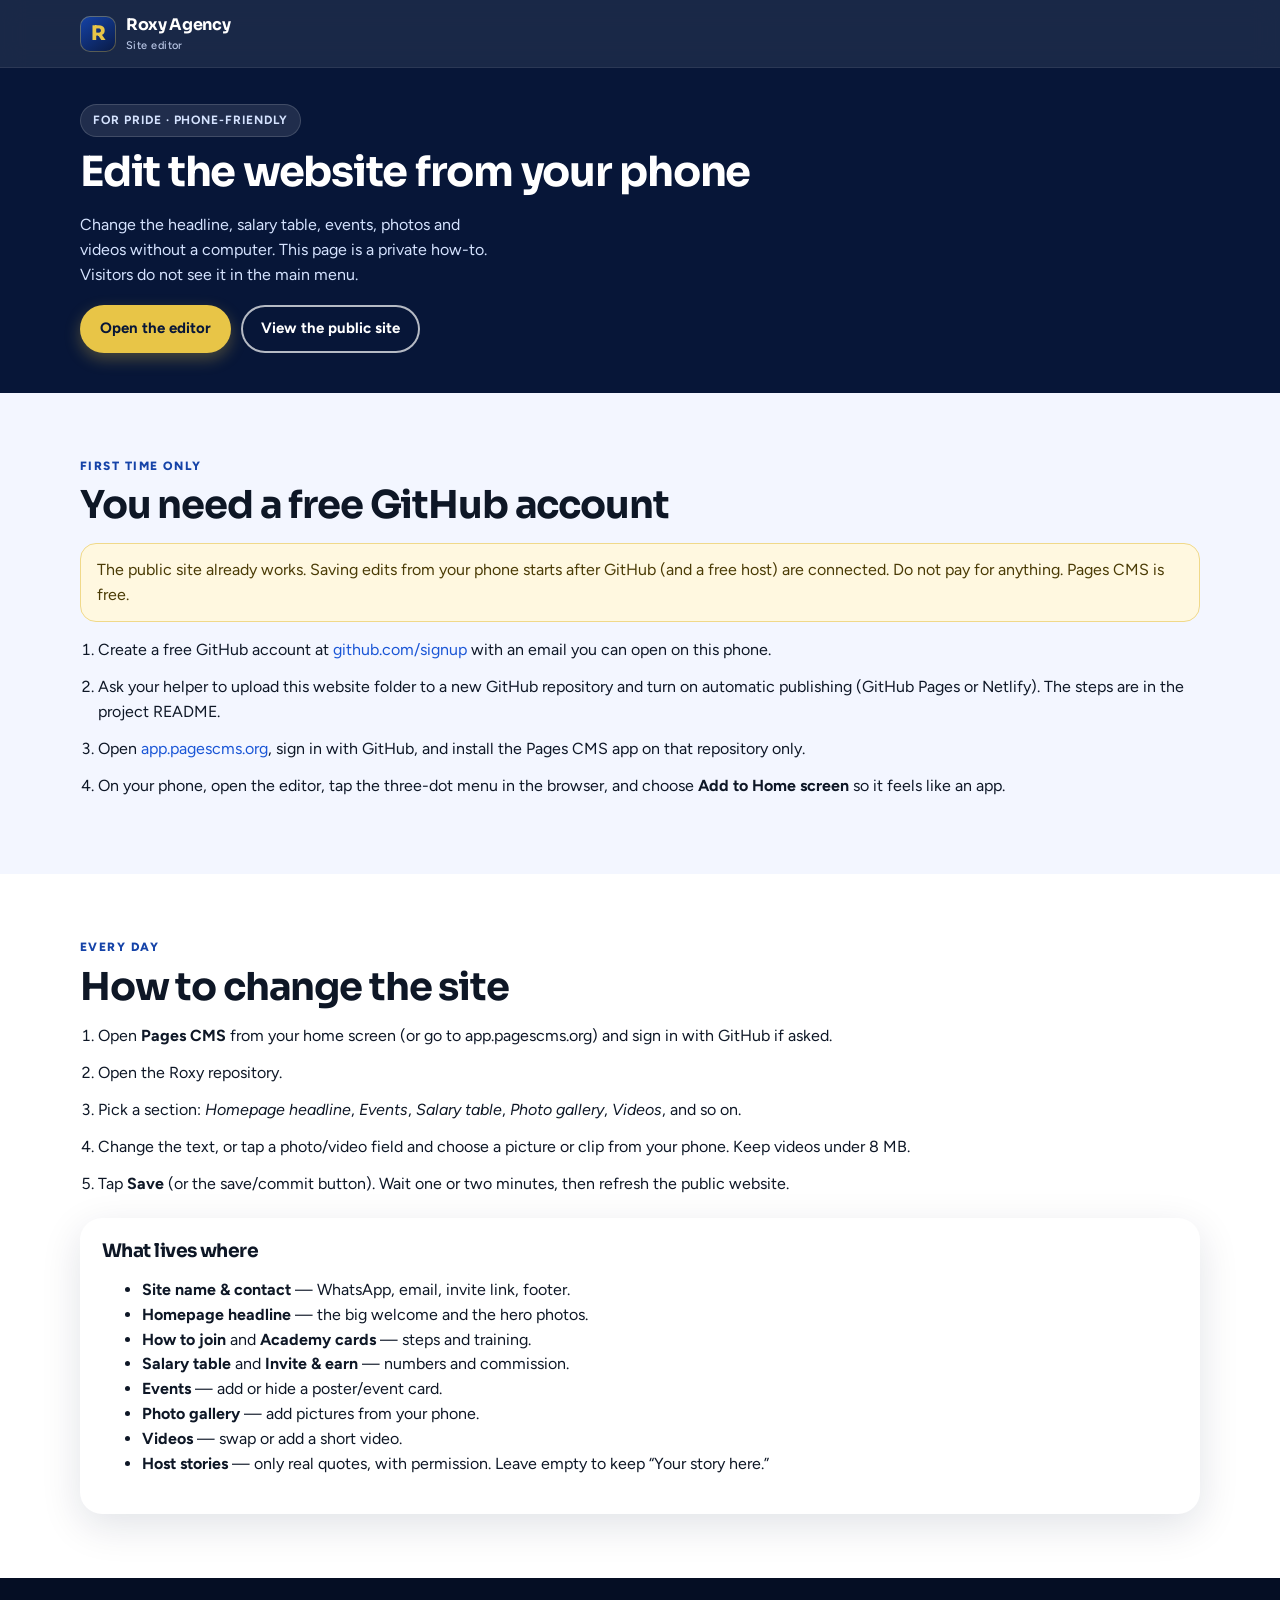
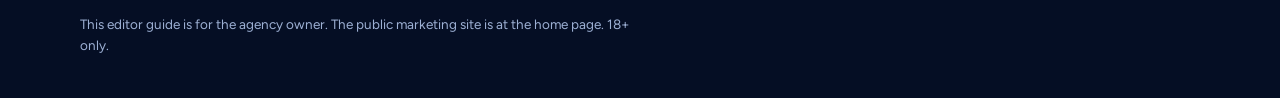
<file: edit/index.html>
<!DOCTYPE html>
<html lang="en">
<head>
  <meta charset="utf-8">
  <meta name="viewport" content="width=device-width, initial-scale=1, viewport-fit=cover">
  <title>Edit the Roxy Agency site</title>
  <meta name="robots" content="noindex, nofollow">
  <meta name="theme-color" content="#071638">
  <link rel="icon" type="image/png" sizes="32x32" href="../assets/img/favicon-32.png">
  <link rel="preconnect" href="https://fonts.googleapis.com">
  <link rel="preconnect" href="https://fonts.gstatic.com" crossorigin>
  <link href="https://fonts.googleapis.com/css2?family=Figtree:wght@400;500;600;700;800&family=Sora:wght@600;700;800&display=swap" rel="stylesheet">
  <link rel="stylesheet" href="../css/style.css">
  <style>
    body{background:var(--cream)}
    .edit-hero{background:var(--navy);color:#fff;padding:36px 0 40px}
    .edit-hero h1{font-size:clamp(1.8rem,6vw,2.6rem)}
    .edit-hero p{color:#d5e3ff;max-width:42ch}
    ol.how{padding-left:1.15em;margin:0}
    ol.how li{margin:0 0 12px}
    .soon{background:#fff8e0;border:1px solid #f0d98a;color:#4a3b05;border-radius:16px;padding:14px 16px}
    code,kbd{background:#eef2ff;border-radius:6px;padding:1px 6px;font-size:.92em}
    .btn-row{display:flex;flex-wrap:wrap;gap:10px;margin-top:18px}
  </style>
</head>
<body>
  <header class="header">
    <div class="wrap">
      <a class="logo" href="../"><span class="logo-mark">R</span><span>Roxy Agency<small>Site editor</small></span></a>
    </div>
  </header>
  <main>
    <section class="edit-hero">
      <div class="wrap">
        <p class="eyebrow">For Pride · phone-friendly</p>
        <h1>Edit the website from your phone</h1>
        <p>Change the headline, salary table, events, photos and videos without a computer. This page is a private how-to. Visitors do not see it in the main menu.</p>
        <div class="btn-row">
          <a class="btn btn-gold" href="https://app.pagescms.org" rel="noopener" target="_blank">Open the editor</a>
          <a class="btn btn-ghost" href="../">View the public site</a>
        </div>
      </div>
    </section>

    <section>
      <div class="wrap">
        <p class="sec-kicker">First time only</p>
        <h2 class="sec-h">You need a free GitHub account</h2>
        <p class="soon">The public site already works. Saving edits from your phone starts after GitHub (and a free host) are connected. Do not pay for anything. Pages CMS is free.</p>
        <ol class="how">
          <li>Create a free GitHub account at <a href="https://github.com/signup" rel="noopener" target="_blank">github.com/signup</a> with an email you can open on this phone.</li>
          <li>Ask your helper to upload this website folder to a new GitHub repository and turn on automatic publishing (GitHub Pages or Netlify). The steps are in the project README.</li>
          <li>Open <a href="https://app.pagescms.org" rel="noopener" target="_blank">app.pagescms.org</a>, sign in with GitHub, and install the Pages CMS app on that repository only.</li>
          <li>On your phone, open the editor, tap the three-dot menu in the browser, and choose <strong>Add to Home screen</strong> so it feels like an app.</li>
        </ol>
      </div>
    </section>

    <section class="alt">
      <div class="wrap">
        <p class="sec-kicker">Every day</p>
        <h2 class="sec-h">How to change the site</h2>
        <ol class="how">
          <li>Open <strong>Pages CMS</strong> from your home screen (or go to app.pagescms.org) and sign in with GitHub if asked.</li>
          <li>Open the Roxy repository.</li>
          <li>Pick a section: <em>Homepage headline</em>, <em>Events</em>, <em>Salary table</em>, <em>Photo gallery</em>, <em>Videos</em>, and so on.</li>
          <li>Change the text, or tap a photo/video field and choose a picture or clip from your phone. Keep videos under 8 MB.</li>
          <li>Tap <strong>Save</strong> (or the save/commit button). Wait one or two minutes, then refresh the public website.</li>
        </ol>
        <div class="panel" style="margin-top:22px">
          <h3>What lives where</h3>
          <ul>
            <li><strong>Site name &amp; contact</strong> — WhatsApp, email, invite link, footer.</li>
            <li><strong>Homepage headline</strong> — the big welcome and the hero photos.</li>
            <li><strong>How to join</strong> and <strong>Academy cards</strong> — steps and training.</li>
            <li><strong>Salary table</strong> and <strong>Invite &amp; earn</strong> — numbers and commission.</li>
            <li><strong>Events</strong> — add or hide a poster/event card.</li>
            <li><strong>Photo gallery</strong> — add pictures from your phone.</li>
            <li><strong>Videos</strong> — swap or add a short video.</li>
            <li><strong>Host stories</strong> — only real quotes, with permission. Leave empty to keep “Your story here.”</li>
          </ul>
        </div>
      </div>
    </section>
  </main>
  <footer>
    <div class="wrap">
      <p class="legal">This editor guide is for the agency owner. The public marketing site is at the home page. 18+ only.</p>
    </div>
  </footer>
</body>
</html>
</file>
<file: css/style.css>
:root{
  --navy:#071638;--navy-2:#0c2258;--blue:#1543a8;--royal:#1a56d6;--sky:#4da3ff;--ice:#d7e7ff;
  --gold:#e8c547;--gold-2:#f5d76e;--cream:#f3f6ff;--ink:#0e1726;--muted:#4b5875;--line:#d5def0;
  --wa:#25d366;--wa-d:#128c3e;--card:#fff;--shadow:0 12px 40px rgba(7,22,56,.12);--radius:22px;
  --max:1120px;--header:68px;
}
*{box-sizing:border-box}
html{scroll-behavior:smooth}
body{margin:0;font-family:"Figtree",system-ui,-apple-system,"Segoe UI",Roboto,sans-serif;color:var(--ink);background:var(--cream);line-height:1.55;-webkit-font-smoothing:antialiased}
img,video{max-width:100%;display:block}
a{color:var(--royal);text-decoration:none}
h1,h2,h3,.display{font-family:"Sora",system-ui,sans-serif;letter-spacing:-.03em;line-height:1.15;margin:0 0 .4em}
p{margin:0 0 1em}
.wrap{width:min(var(--max),calc(100% - 32px));margin-inline:auto}
.skip{position:absolute;left:-999px}
.skip:focus{left:16px;top:8px;background:#fff;padding:8px 12px;z-index:100}

.header{position:sticky;top:0;z-index:40;height:var(--header);display:flex;align-items:center;background:rgba(7,22,56,.92);backdrop-filter:blur(12px);color:#fff;border-bottom:1px solid rgba(255,255,255,.08)}
.header .wrap{display:flex;align-items:center;gap:16px;width:min(var(--max),calc(100% - 24px))}
.logo{display:flex;align-items:center;gap:10px;color:#fff;font-family:"Sora",sans-serif;font-weight:700;letter-spacing:-.02em}
.logo-mark{width:36px;height:36px;border-radius:10px;background:linear-gradient(145deg,var(--blue),#091a44);color:var(--gold);display:grid;place-items:center;font-weight:800;font-size:20px;flex:none;box-shadow:inset 0 0 0 1px rgba(232,197,71,.35)}
.logo small{display:block;font-family:"Figtree",sans-serif;font-weight:500;font-size:11px;color:#b9c7e6;letter-spacing:.04em}
.nav{margin-left:auto;display:none;gap:18px;align-items:center}
.nav a{color:#e8eefc;font-weight:600;font-size:14px}
.nav a:hover{color:var(--gold)}
.btn{display:inline-flex;align-items:center;justify-content:center;gap:8px;border:0;cursor:pointer;font-weight:700;font-family:inherit;border-radius:999px;padding:12px 20px;font-size:15px;transition:transform .15s ease,background .15s,box-shadow .15s}
.btn:active{transform:translateY(1px)}
.btn-gold{background:var(--gold);color:var(--navy);box-shadow:0 6px 16px rgba(232,197,71,.3)}
.btn-gold:hover{background:var(--gold-2)}
.btn-wa{background:var(--wa);color:#043015}
.btn-wa:hover{background:#36e07a}
.btn-ghost{background:transparent;color:#fff;box-shadow:inset 0 0 0 2px rgba(255,255,255,.7)}
.btn-ghost:hover{background:rgba(255,255,255,.1)}
.btn-navy{background:var(--navy);color:#fff}
.btn-line{background:#fff;color:var(--navy);box-shadow:inset 0 0 0 2px var(--line)}
.menu-btn{margin-left:auto;width:42px;height:42px;border:0;border-radius:12px;background:rgba(255,255,255,.1);color:#fff;display:grid;place-items:center;cursor:pointer}
.menu-btn span,.menu-btn span:before,.menu-btn span:after{display:block;width:18px;height:2px;background:#fff;position:relative;content:""}
.menu-btn span:before{position:absolute;top:-6px}
.menu-btn span:after{position:absolute;top:6px}

.hero{position:relative;color:#fff;overflow:hidden;background:var(--navy);min-height:calc(100svh - var(--header));display:grid}
.hero-bg{--hero-image:url("../assets/img/hero-bg.jpg");position:absolute;inset:0;background:linear-gradient(180deg,rgba(7,22,56,.45) 0%,rgba(7,22,56,.72) 55%,var(--navy) 100%),var(--hero-image) center 30%/cover no-repeat}
.hero-bg:after{content:"";position:absolute;inset:0;background:radial-gradient(circle at 80% 10%,rgba(232,197,71,.18),transparent 40%),radial-gradient(circle at 10% 80%,rgba(77,163,255,.2),transparent 45%)}
.hero .wrap{position:relative;z-index:1;padding:36px 0 56px;display:grid;gap:28px}
.eyebrow{display:inline-flex;align-items:center;gap:8px;background:rgba(255,255,255,.1);border:1px solid rgba(255,255,255,.15);color:var(--gold-2);font-weight:700;font-size:12px;letter-spacing:.08em;text-transform:uppercase;padding:6px 12px;border-radius:999px}
.hero h1{font-size:clamp(2rem,8vw,3.6rem);max-width:18ch;margin:.35em 0 .3em}
.hero h1 em{font-style:normal;color:var(--gold)}
.lead{font-size:1.12rem;color:#d5e3ff;max-width:40ch}
.tagrow{display:flex;flex-wrap:wrap;gap:8px;margin:16px 0 24px}
.chip{background:rgba(255,255,255,.08);border:1px solid rgba(255,255,255,.14);color:#eaf0ff;padding:6px 12px;border-radius:999px;font-size:13px}
.cta-row{display:flex;flex-wrap:wrap;gap:10px}
.fine{margin-top:18px;color:#9db0d4;font-size:13px}

section{padding:64px 0;scroll-margin-top:calc(var(--header) + 10px)}
.sec-kicker{color:var(--blue);font-weight:800;font-size:12px;letter-spacing:.12em;text-transform:uppercase;margin-bottom:8px}
.sec-h{font-size:clamp(1.7rem,4.5vw,2.4rem)}
.sec-sub{color:var(--muted);max-width:48ch;margin-bottom:28px}
.alt{background:#fff}
.navy-sec{background:linear-gradient(180deg,var(--navy),#0a1f50);color:#fff}
.navy-sec .sec-kicker{color:var(--gold)}
.navy-sec .sec-sub{color:#c3d2f0}

.store-grid{display:grid;gap:14px}
.store-card{display:flex;gap:16px;align-items:center;background:#fff;border-radius:var(--radius);padding:18px;box-shadow:var(--shadow);color:inherit}
.store-card:hover{transform:translateY(-2px)}
.store-ico{width:52px;height:52px;border-radius:14px;flex:none;display:grid;place-items:center;font-size:22px;background:var(--cream);color:var(--navy)}
.store-card b{display:block;font-family:"Sora",sans-serif}
.store-card span{color:var(--muted);font-size:13px}

.steps{counter-reset:s;display:grid;gap:14px}
.step{background:#fff;border-radius:var(--radius);padding:20px 20px 20px 76px;box-shadow:var(--shadow);position:relative}
.step:before{counter-increment:s;content:counter(s);position:absolute;left:18px;top:18px;width:42px;height:42px;border-radius:12px;background:var(--navy);color:var(--gold);font-family:"Sora",sans-serif;font-weight:700;font-size:18px;display:grid;place-items:center}
.step h3{font-size:1.05rem;margin:0 0 6px}
.step p{margin:0;color:var(--muted)}
.or{display:flex;align-items:center;gap:10px;color:var(--muted);font-weight:700;font-size:13px;letter-spacing:.08em;margin:8px 0}
.or:before,.or:after{content:"";flex:1;height:1px;background:var(--line)}
.warn{margin-top:22px;background:#fff8e0;border:1px solid #f0d98a;color:#4a3b05;border-radius:16px;padding:14px 16px;font-size:14.5px}

.acc{display:grid;gap:10px}
details.card{background:#fff;border-radius:18px;box-shadow:0 6px 24px rgba(7,22,56,.06);border:1px solid var(--line);overflow:hidden}
details.card summary{list-style:none;cursor:pointer;padding:16px 18px;font-weight:700;font-family:"Sora",sans-serif;font-size:1rem;display:flex;align-items:center;gap:12px}
details.card summary::-webkit-details-marker{display:none}
details.card summary:after{content:"+";margin-left:auto;color:var(--blue);font-size:22px;font-weight:500}
details.card[open] summary:after{content:"–"}
.ico-pill{width:34px;height:34px;border-radius:10px;flex:none;background:var(--cream);display:grid;place-items:center;font-size:16px}
.card .body{padding:0 18px 18px 64px;color:var(--muted)}
.card .body ul{margin:0;padding-left:1.1em}
.card .body li{margin:.3em 0}
.table-wrap{overflow:auto;border-radius:18px;box-shadow:var(--shadow);background:#fff;margin:22px 0;-webkit-overflow-scrolling:touch}
table{width:100%;border-collapse:collapse;min-width:560px;font-size:14.5px}
th,td{padding:12px 14px;text-align:left;border-bottom:1px solid var(--line)}
th{background:var(--navy);color:#fff;font-weight:700;position:sticky;top:0}
tr:last-child td{border-bottom:0}
tr:nth-child(even) td{background:#f7f9ff}
.note{font-size:13.5px;color:var(--muted)}
.pay-card{margin-top:18px;background:linear-gradient(135deg,var(--navy),#16357a);color:#fff;border-radius:var(--radius);padding:20px}
.pay-card strong{color:var(--gold)}

.ref-grid{display:grid;gap:12px;grid-template-columns:repeat(auto-fit,minmax(140px,1fr));margin:22px 0}
.ref-item{background:rgba(255,255,255,.08);border:1px solid rgba(255,255,255,.12);border-radius:16px;padding:14px;text-align:center}
.ref-item b{display:block;font-size:1.4rem;color:var(--gold);font-family:"Sora",sans-serif}
.ref-item span{font-size:13px;color:#c9d7f5}

.vids{display:grid;gap:18px}
.vid{background:#0a1630;border-radius:20px;overflow:hidden;box-shadow:var(--shadow);color:#fff}
.vid video{width:100%;aspect-ratio:9/16;max-height:72vh;margin:0 auto;background:#000;object-fit:contain}
.vid figcaption{padding:12px 14px 16px;font-size:14px;color:#d5e3ff}
.vid figcaption b{display:block;color:#fff;font-family:"Sora",sans-serif}

.cards{display:grid;gap:14px}
.e-card{background:#fff;border-radius:var(--radius);overflow:hidden;box-shadow:var(--shadow)}
.e-card img{width:100%;height:220px;object-fit:cover;object-position:top}
.e-card .pad{padding:16px}
.e-card h3{font-size:1.1rem}

.story{border:2px dashed #b9c8e8;border-radius:var(--radius);padding:28px 20px;text-align:center;background:#fff}
.story p{color:var(--muted)}
.split{display:grid;gap:22px}
.panel{background:#fff;border-radius:var(--radius);padding:22px;box-shadow:var(--shadow)}
.navy-sec .panel{background:rgba(255,255,255,.07);box-shadow:none;border:1px solid rgba(255,255,255,.1)}
.contact-list{list-style:none;padding:0;margin:0 0 16px}
.contact-list li{margin:0 0 12px}
.contact-list a{color:inherit;font-weight:700;font-size:1.05rem}
.qr-box{background:#fff;border-radius:18px;padding:12px;max-width:280px;margin:12px auto;text-align:center;color:var(--ink)}
.qr-box img{width:100%;height:auto}
.qr-box p{font-size:13px;margin:8px 0 0;color:var(--muted)}

footer{background:#050e24;color:#9db0d4;padding:36px 0 28px;font-size:13.5px}
footer .logo{margin-bottom:12px}
.legal{max-width:62ch}
.float-wa{position:fixed;right:16px;bottom:16px;z-index:50;width:58px;height:58px;border-radius:50%;background:var(--wa);color:#043015;display:grid;place-items:center;box-shadow:0 10px 24px rgba(18,140,62,.45);font-size:28px}
.float-wa:hover{transform:scale(1.05)}
.float-wa span{position:absolute;width:1px;height:1px;overflow:hidden;clip:rect(0 0 0 0)}
.drawer{display:none;position:fixed;inset:var(--header) 0 0 0;z-index:39;background:rgba(7,22,56,.97);padding:24px}
.drawer.open{display:flex;flex-direction:column;gap:18px}
.drawer a{color:#fff;font-size:1.2rem;font-weight:700;font-family:"Sora",sans-serif}

@media (min-width:800px){
  .menu-btn{display:none}
  .nav{display:flex}
  .hero .wrap{grid-template-columns:1.05fr .95fr;align-items:center;min-height:calc(100svh - var(--header));padding:36px 0 40px}
  .hero-aside{justify-self:end;max-height:min(70vh,620px)}
  .hero-aside img{width:min(360px,100%);max-height:min(70vh,620px);object-fit:cover;object-position:top;border-radius:28px;box-shadow:0 20px 50px rgba(0,0,0,.35);border:3px solid rgba(232,197,71,.5)}
  .hero h1{font-size:clamp(2.2rem,4.2vw,3.15rem)}
  .store-grid{grid-template-columns:repeat(3,1fr)}
  .steps{grid-template-columns:1fr 1fr}
  .steps .or{grid-column:1/-1}
  .vids{grid-template-columns:repeat(3,1fr)}
  .vid video{max-height:none}
  .cards{grid-template-columns:repeat(3,1fr)}
  .split{grid-template-columns:1.1fr .9fr}
  .e-card img{height:280px}
}

/* Telegram community */
.tg-sec{background:linear-gradient(180deg,#eaf5fd,var(--cream))}
.tg-grid{display:grid;gap:26px;align-items:center}
.tg-video{margin:0;border-radius:20px;overflow:hidden;background:#000;box-shadow:var(--shadow);border:3px solid rgba(232,197,71,.55)}
.tg-video video{display:block;width:100%;aspect-ratio:16/9;background:#000}
.tg-sec .sec-kicker{color:#1c8ad0}
.btn-tg{background:#2aabee;color:#fff;box-shadow:0 8px 22px rgba(42,171,238,.35)}
.btn-tg:hover{background:#1c97d8}
.btn-big{font-size:18px;padding:16px 28px}
.tg-link{margin:12px 0 0;font-weight:700}
.tg-link a{color:#1c8ad0}
@media (min-width:800px){.tg-grid{grid-template-columns:1.25fr .75fr}}

section.is-pending,section.is-empty{display:none}
.loading-screen{min-height:calc(100svh - var(--header));display:grid;place-items:center;align-content:center;text-align:center;color:var(--navy);padding:48px 20px}
.loading-screen .logo-mark{margin:0 auto 16px}
.loading-screen p{color:var(--muted);margin:0}
.load-error{background:#fff8e0;border:1px solid #f0d98a;border-radius:16px;padding:20px;max-width:36ch;margin-top:8px;text-align:left}
.gallery{display:grid;gap:14px;grid-template-columns:repeat(auto-fit,minmax(160px,1fr));margin-top:8px}
.g-card{background:#fff;border-radius:var(--radius);overflow:hidden;box-shadow:var(--shadow);margin:0}
.g-card img{width:100%;height:220px;object-fit:cover;object-position:top}
.g-card figcaption{padding:10px 12px 14px;font-size:14px;color:var(--muted)}
.story-list{display:grid;gap:14px}
.story-card{background:#fff;border-radius:var(--radius);padding:20px;box-shadow:var(--shadow);margin:0}
.story-card img{width:72px;height:72px;border-radius:50%;object-fit:cover;margin-bottom:10px}
.story-card blockquote{margin:0 0 8px;font-size:1.05rem}
.story-card figcaption{color:var(--muted);font-weight:600}
.noscript-banner{position:fixed;left:0;right:0;bottom:0;z-index:80;background:#fff8e0;color:#4a3b05;padding:12px 16px;font-size:14px;border-top:1px solid #f0d98a}
@media (min-width:800px){
  .gallery{grid-template-columns:repeat(4,1fr)}
  .g-card img{height:260px}
  .story-list{grid-template-columns:repeat(2,1fr)}
}
</file>
